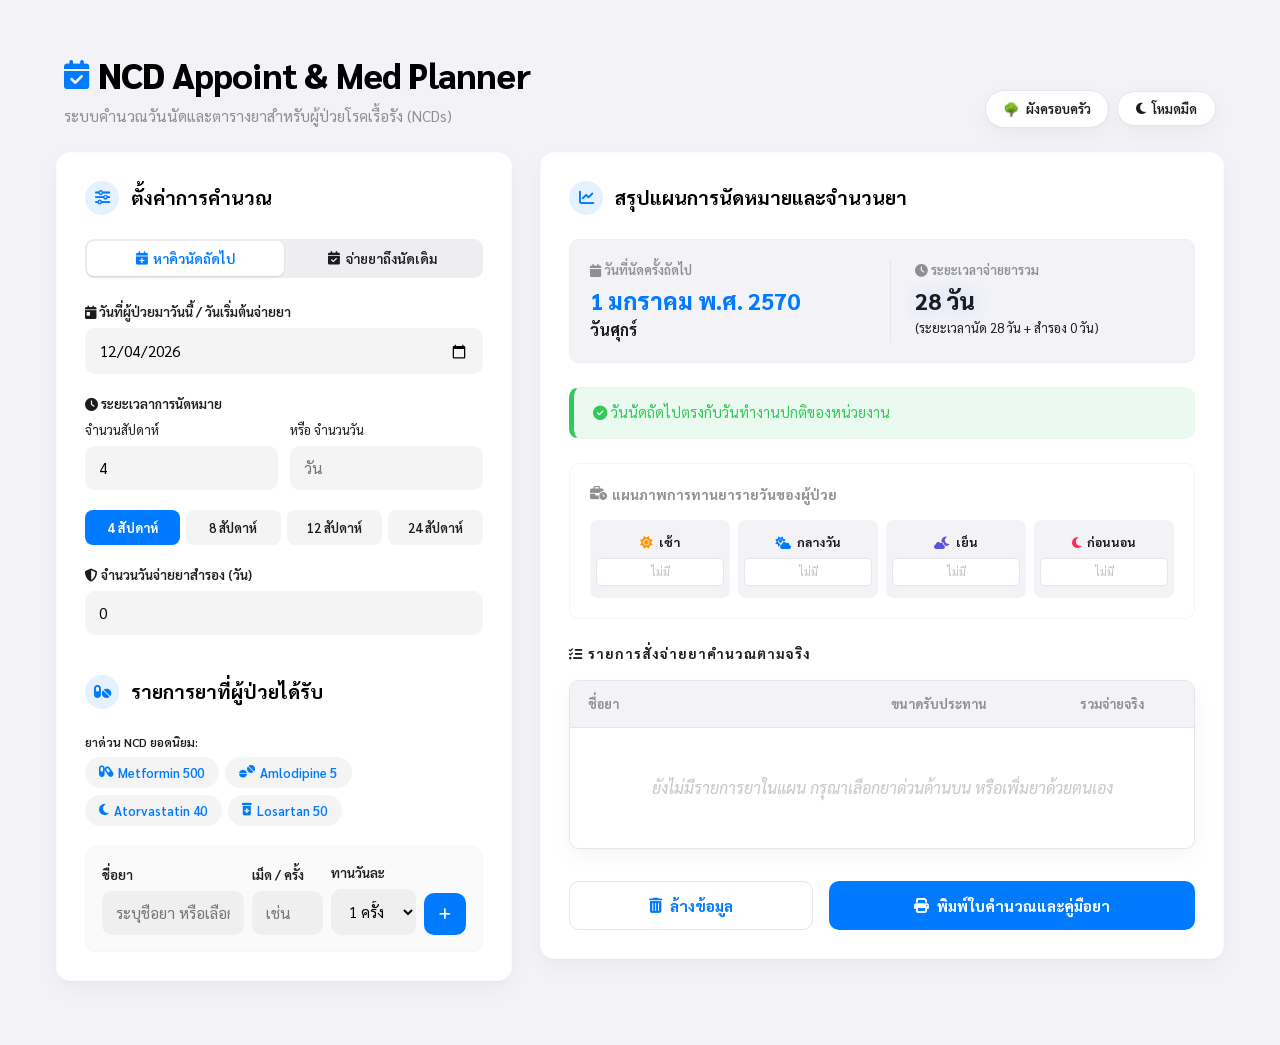
<file: index.html>
<!DOCTYPE html>
<html lang="th">
<head>
    <meta charset="UTF-8">
    <meta name="viewport" content="width=device-width, initial-scale=1.0">
    <title>NCD Smart Appointment & Medicine Planner</title>
    <link rel="manifest" href="manifest.json">
    <meta name="theme-color" content="#070a13">
    <link rel="apple-touch-icon" href="icon-192.png">
    <!-- Load FontAwesome icons for premium design -->
    <link rel="stylesheet" href="https://cdnjs.cloudflare.com/ajax/libs/font-awesome/6.4.0/css/all.min.css">
    <!-- Sarabun font, self-hosted so it works offline -->
    <link rel="stylesheet" href="fonts/sarabun.css">
    <!-- Load main styles -->
    <link rel="stylesheet" href="styles.css">
</head>
<body>

    <header>
        <div class="header-container">
            <div>
                <h1><i class="fa-solid fa-calendar-check"></i> NCD Appoint & Med Planner</h1>
                <p>ระบบคำนวณวันนัดและตารางยาสำหรับผู้ป่วยโรคเรื้อรัง (NCDs)</p>
            </div>
            <div style="display:flex; gap:0.5rem; align-items:center;">
                <a href="family-tree.html" class="btn-theme-toggle" style="text-decoration:none;">
                    <span>🌳</span> <span>ผังครอบครัว</span>
                </a>
                <button id="theme-toggle" class="btn-theme-toggle">
                    <i class="fa-solid fa-moon"></i> <span>โหมดมืด</span>
                </button>
            </div>
        </div>
    </header>

    <div class="container">
        
        <!-- LEFT COLUMN: INPUT CONTROLS -->
        <div class="card">
            <h2 class="card-title"><i class="fa-solid fa-sliders"></i> ตั้งค่าการคำนวณ</h2>
            
            <div class="mode-tabs">
                <button class="mode-tab active" id="tab-mode-a" data-mode="a"><i class="fa-solid fa-calendar-plus"></i> หาคิวนัดถัดไป</button>
                <button class="mode-tab" id="tab-mode-b" data-mode="b"><i class="fa-solid fa-calendar-check"></i> จ่ายยาถึงนัดเดิม</button>
            </div>

            <div class="form-group">
                <label for="start-date" id="start-date-label"><i class="fa-solid fa-calendar-day"></i> วันที่ผู้ป่วยมาวันนี้ / วันเริ่มต้นจ่ายยา</label>
                <input type="date" id="start-date">
            </div>

            <!-- MODE A INPUTS: CALCULATE NEXT APPOINTMENT DATE -->
            <div id="mode-a-inputs">
                <div class="form-group">
                    <label><i class="fa-solid fa-clock"></i> ระยะเวลาการนัดหมาย</label>
                    <div class="form-group inline">
                        <div>
                            <label for="interval-weeks" style="font-weight: normal; font-size: 0.8rem; color: var(--text-gray);">จำนวนสัปดาห์</label>
                            <input type="number" id="interval-weeks" min="0" placeholder="สัปดาห์">
                        </div>
                        <div>
                            <label for="interval-days" style="font-weight: normal; font-size: 0.8rem; color: var(--text-gray);">หรือ จำนวนวัน</label>
                            <input type="number" id="interval-days" min="0" placeholder="วัน">
                        </div>
                    </div>
                    
                    <div class="preset-grid">
                        <button class="btn-preset" data-weeks="4">4 สัปดาห์</button>
                        <button class="btn-preset" data-weeks="8">8 สัปดาห์</button>
                        <button class="btn-preset" data-weeks="12">12 สัปดาห์</button>
                        <button class="btn-preset" data-weeks="24">24 สัปดาห์</button>
                    </div>
                </div>
            </div>

            <!-- MODE B INPUTS: CALCULATE MEDICINE QUANTITY TO TARGET APPOINTMENT DATE -->
            <div id="mode-b-inputs" style="display: none;">
                <div class="form-group">
                    <label for="target-date"><i class="fa-solid fa-calendar-check"></i> วันนัดหมายครั้งถัดไปเดิมของผู้ป่วย</label>
                    <input type="date" id="target-date">
                </div>
            </div>

            <div class="form-group">
                <label for="buffer-days"><i class="fa-solid fa-shield-halved"></i> จำนวนวันจ่ายยาสำรอง (วัน)</label>
                <input type="number" id="buffer-days" min="0" value="0" placeholder="ระบุจำนวนวันสำรองยา">
            </div>

            <h2 class="card-title" style="margin-top: 2.5rem;"><i class="fa-solid fa-pills"></i> รายการยาที่ผู้ป่วยได้รับ</h2>
            
            <!-- Quick Drug Presets (WOW Addition) -->
            <label style="font-size: 0.75rem;">ยาด่วน NCD ยอดนิยม:</label>
            <div class="drug-presets">
                <button class="btn-drug-preset" data-name="Metformin 500mg" data-freq="1" data-times="2"><i class="fa-solid fa-capsules"></i> Metformin 500</button>
                <button class="btn-drug-preset" data-name="Amlodipine 5mg" data-freq="1" data-times="1"><i class="fa-solid fa-tablets"></i> Amlodipine 5</button>
                <button class="btn-drug-preset" data-name="Atorvastatin 40mg" data-freq="1" data-times="1" data-slot="ก่อนนอน"><i class="fa-solid fa-moon"></i> Atorvastatin 40</button>
                <button class="btn-drug-preset" data-name="Losartan 50mg" data-freq="1" data-times="1"><i class="fa-solid fa-prescription-bottle-medical"></i> Losartan 50</button>
            </div>

            <div class="med-row-input">
                <div>
                    <label for="med-name">ชื่อยา</label>
                    <input type="text" id="med-name" placeholder="ระบุชื่อยา หรือเลือกยาด่วนด้านบน">
                </div>
                <div>
                    <label for="med-freq">เม็ด / ครั้ง</label>
                    <input type="number" id="med-freq" step="0.25" min="0" placeholder="เช่น 1 หรือ 0.5">
                </div>
                <div>
                    <label for="med-times">ทานวันละ</label>
                    <select id="med-times">
                        <option value="1">1 ครั้ง (เช้า)</option>
                        <option value="2">2 ครั้ง (เช้า, เย็น)</option>
                        <option value="3">3 ครั้ง (เช้า, กลางวัน, เย็น)</option>
                        <option value="4">4 ครั้ง (เช้า, กลางวัน, เย็น, ก่อนนอน)</option>
                        <option value="1-bedtime">1 ครั้ง (ก่อนนอน)</option>
                    </select>
                </div>
                <div>
                    <button id="btn-add-med" class="btn-add">
                        <i class="fa-solid fa-plus"></i>
                    </button>
                </div>
            </div>
        </div>

        <!-- RIGHT COLUMN: RESULTS & SUMMARY -->
        <div class="card result-card">
            <h2 class="card-title"><i class="fa-solid fa-chart-line"></i> สรุปแผนการนัดหมายและจำนวนยา</h2>
            
            <div class="appointment-summary">
                <div class="app-box">
                    <span class="app-label"><i class="fa-solid fa-calendar"></i> วันที่นัดครั้งถัดไป</span>
                    <span class="app-date-highlight" id="next-date-display">-</span>
                    <span class="app-day-highlight" id="next-day-display">-</span>
                </div>
                <div class="app-box" style="padding-left: 1.5rem;">
                    <span class="app-label"><i class="fa-solid fa-clock"></i> ระยะเวลาจ่ายยารวม</span>
                    <span class="app-date-highlight" id="total-days-display" style="color: var(--neon-blue); text-shadow: 0 0 15px rgba(79,172,254,0.3);">0 วัน</span>
                    <span class="app-day-highlight" id="total-days-breakdown" style="font-size: 0.8rem; font-weight: normal; color: var(--text-gray);">-</span>
                </div>
            </div>

            <!-- Warning Area for Weekend Appointments -->
            <div id="weekend-warning" class="alert alert-warning" style="display: none;">
                <div>
                    <i class="fa-solid fa-triangle-exclamation"></i> <strong>แจ้งเตือน:</strong> วันนัดถัดไปตรงกับวันหยุดสุดสัปดาห์ (เสาร์-อาทิตย์)
                </div>
                <div class="alert-buttons">
                    <button class="btn-sm" id="btn-shift-prev"><i class="fa-solid fa-chevron-left"></i> เลื่อนนัดเป็นวันทำงาน</button>
                    <button class="btn-sm" id="btn-shift-next">เลื่อนนัดถัดไปวันทำงาน <i class="fa-solid fa-chevron-right"></i></button>
                </div>
            </div>

            <div id="no-weekend-alert" class="alert alert-success" style="display: none;">
                <div>
                    <i class="fa-solid fa-circle-check"></i> วันนัดถัดไปตรงกับวันทำงานปกติของหน่วยงาน
                </div>
            </div>

            <!-- Medicine Daily Visual Timeline (WOW FEATURE) -->
            <div class="timeline-wrapper">
                <span class="timeline-title"><i class="fa-solid fa-business-time"></i> แผนภาพการทานยารายวันของผู้ป่วย</span>
                <div class="timeline-slots">
                    <div class="timeline-slot slot-เช้า">
                        <div class="timeline-slot-header"><i class="fa-solid fa-sun"></i> เช้า</div>
                        <div class="timeline-pills" id="pills-เช้า">
                            <span class="timeline-pill-badge" style="color:var(--text-dim);">ไม่มี</span>
                        </div>
                    </div>
                    <div class="timeline-slot slot-กลางวัน">
                        <div class="timeline-slot-header"><i class="fa-solid fa-cloud-sun"></i> กลางวัน</div>
                        <div class="timeline-pills" id="pills-กลางวัน">
                            <span class="timeline-pill-badge" style="color:var(--text-dim);">ไม่มี</span>
                        </div>
                    </div>
                    <div class="timeline-slot slot-เย็น">
                        <div class="timeline-slot-header"><i class="fa-solid fa-cloud-moon"></i> เย็น</div>
                        <div class="timeline-pills" id="pills-เย็น">
                            <span class="timeline-pill-badge" style="color:var(--text-dim);">ไม่มี</span>
                        </div>
                    </div>
                    <div class="timeline-slot slot-ก่อนนอน">
                        <div class="timeline-slot-header"><i class="fa-solid fa-moon"></i> ก่อนนอน</div>
                        <div class="timeline-pills" id="pills-ก่อนนอน">
                            <span class="timeline-pill-badge" style="color:var(--text-dim);">ไม่มี</span>
                        </div>
                    </div>
                </div>
            </div>

            <h3 style="font-size: 0.85rem; text-transform: uppercase; letter-spacing: 1px; margin-bottom: 0.75rem; color: var(--text-gray);">
                <i class="fa-solid fa-list-check"></i> รายการสั่งจ่ายยาคำนวณตามจริง
            </h3>

            <div class="meds-container">
                <div class="med-list-header">
                    <div>ชื่อยา</div>
                    <div>ขนาดรับประทาน</div>
                    <div style="text-align: right; padding-right: 1.5rem;">รวมจ่ายจริง</div>
                    <div></div>
                </div>
                <div id="meds-list-body">
                    <!-- Med items will be dynamically generated here -->
                    <div class="med-list-empty" id="empty-state">
                        ยังไม่มีรายการยาในแผน กรุณาเลือกยาด่วนด้านบน หรือเพิ่มยาด้วยตนเอง
                    </div>
                </div>
            </div>

            <div class="action-buttons">
                <button class="btn-action btn-action-secondary" id="btn-clear-all">
                    <i class="fa-solid fa-trash-can"></i> ล้างข้อมูล
                </button>
                <button class="btn-action btn-action-primary" id="btn-print">
                    <i class="fa-solid fa-print"></i> พิมพ์ใบคำนวณและคู่มือยา
                </button>
            </div>
        </div>

    </div>

    <!-- PRINT AREA (Only visible during print) -->
    <div id="print-area">
        <div class="print-header">
            <h2>ใบสรุปการจ่ายยาและวันนัดหมายผู้ป่วย</h2>
            <p>แผนกโรคเรื้อรัง (NCDs Clinic)</p>
        </div>
        
        <div class="print-section">
            <div class="print-grid">
                <div>
                    <span class="print-label">วันจ่ายยาล่าสุด:</span>
                    <span class="print-value" id="print-start-date">-</span>
                </div>
                <div>
                    <span class="print-label">ระยะเวลานัดหมาย:</span>
                    <span class="print-value" id="print-duration">-</span>
                </div>
            </div>
            <div class="print-grid">
                <div>
                    <span class="print-label">วันนัดครั้งถัดไป:</span>
                    <span class="print-value" id="print-next-date" style="font-weight: bold; font-size: 18px;">-</span>
                </div>
                <div>
                    <span class="print-label">ยาจ่ายรวมสำรอง:</span>
                    <span class="print-value" id="print-buffer">-</span>
                </div>
            </div>
        </div>

        <div class="print-section">
            <h3 style="font-size: 16px; margin-bottom: 10px; border-bottom: 1px solid #000; padding-bottom: 5px;">รายการยาที่ต้องรับประทานและปริมาณยาที่จ่าย</h3>
            <table class="print-table">
                <thead>
                    <tr>
                        <th style="width: 45%;">ชื่อยา</th>
                        <th style="width: 35%;">วิธีรับประทาน</th>
                        <th style="width: 20%; text-align: right;">จำนวนที่จ่ายจริง</th>
                    </tr>
                </thead>
                <tbody id="print-meds-table-body">
                    <!-- Meds table rows will be printed here -->
                </tbody>
            </table>
        </div>

        <div class="print-footer">
            <p>** กรุณานำใบรับยานี้และซองยาเดิมมาด้วยทุกครั้งที่พบนัดของแพทย์ **</p>
            <p>พิมพ์จากระบบเมื่อ: <span id="print-generation-time">-</span></p>
        </div>
    </div>

    <!-- JavaScript logic -->
    <script src="app.js"></script>
</body>
</html>
</file>
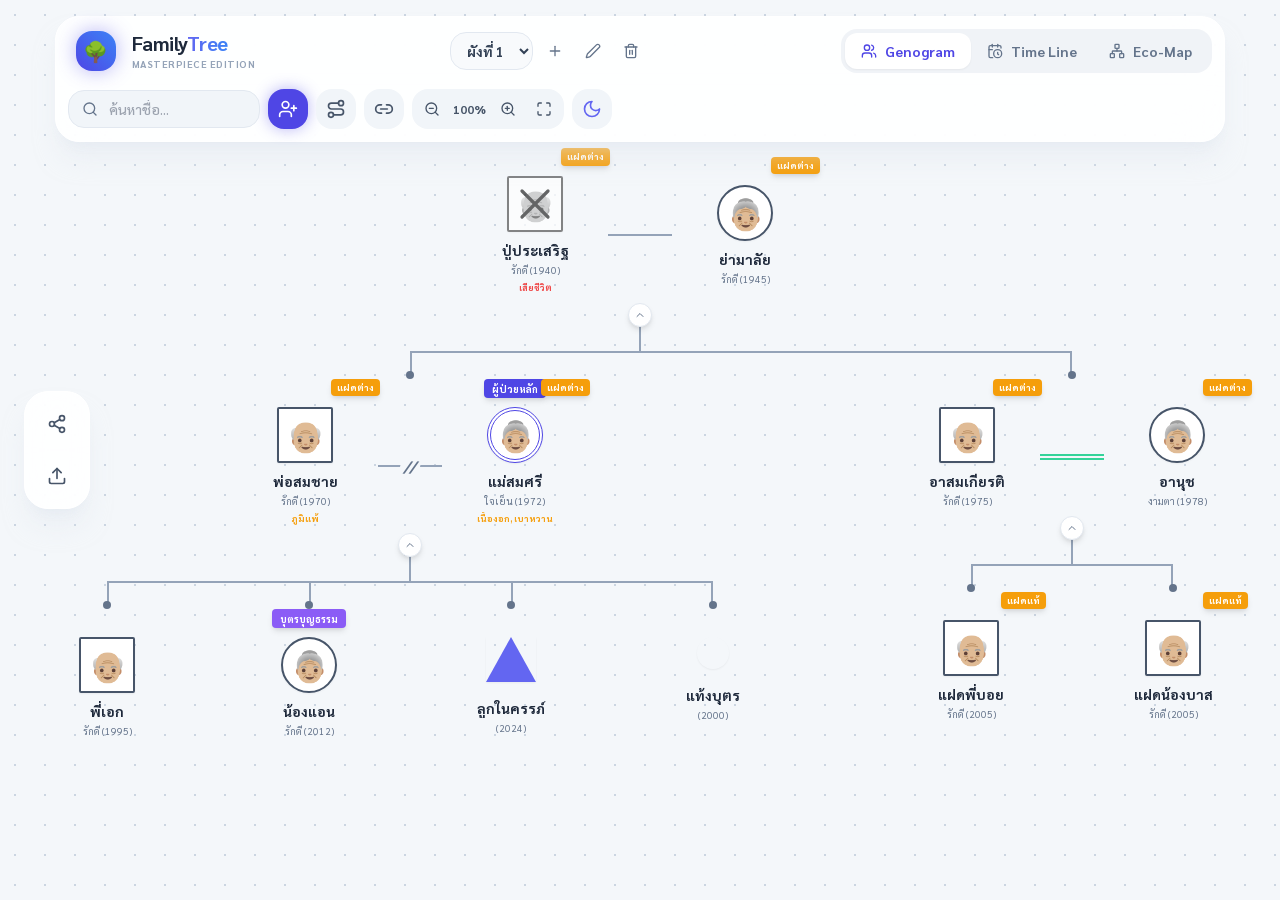
<file: family-tree.html>
<!DOCTYPE html>
<html lang="th">
<head>
  <meta charset="UTF-8">
  <meta name="viewport" content="width=device-width, initial-scale=1.0">
  <title>Family Tree & Genogram — ผังครอบครัวและระบบนิเวศ</title>
  <meta name="theme-color" content="#4f46e5">

  <!-- Sarabun font, self-hosted so it works offline -->
  <link rel="stylesheet" href="fonts/sarabun.css">
  <!-- Pre-built locally (see family-tree-app.js header for the build command) — no CDN needed at runtime, works offline like the rest of this PWA -->
  <link rel="stylesheet" href="family-tree.css">

  <style>
    html, body, #root { height: 100%; margin: 0; }
    body { font-family: 'Sarabun', 'Segoe UI', system-ui, -apple-system, sans-serif; }
  </style>
</head>
<body>
  <div id="root"></div>
  <script src="family-tree.bundle.js"></script>
</body>
</html>
</file>
<file: fonts/sarabun.css>
/* Sarabun — self-hosted locally (no Google Fonts CDN at runtime) so it works offline like the rest of this PWA. */
@font-face {
  font-family: 'Sarabun';
  font-style: normal;
  font-weight: 300;
  font-display: swap;
  src: url('sarabun-300-thai.woff2') format('woff2');
  unicode-range: U+02D7, U+0303, U+0331, U+0E01-0E5B, U+200C-200D, U+25CC;
}
@font-face {
  font-family: 'Sarabun';
  font-style: normal;
  font-weight: 300;
  font-display: swap;
  src: url('sarabun-300-latin.woff2') format('woff2');
  unicode-range: U+0000-00FF, U+0131, U+0152-0153, U+02BB-02BC, U+02C6, U+02DA, U+02DC, U+0304, U+0308, U+0329, U+2000-206F, U+20AC, U+2122, U+2191, U+2193, U+2212, U+2215, U+FEFF, U+FFFD;
}
@font-face {
  font-family: 'Sarabun';
  font-style: normal;
  font-weight: 400;
  font-display: swap;
  src: url('sarabun-400-thai.woff2') format('woff2');
  unicode-range: U+02D7, U+0303, U+0331, U+0E01-0E5B, U+200C-200D, U+25CC;
}
@font-face {
  font-family: 'Sarabun';
  font-style: normal;
  font-weight: 400;
  font-display: swap;
  src: url('sarabun-400-latin.woff2') format('woff2');
  unicode-range: U+0000-00FF, U+0131, U+0152-0153, U+02BB-02BC, U+02C6, U+02DA, U+02DC, U+0304, U+0308, U+0329, U+2000-206F, U+20AC, U+2122, U+2191, U+2193, U+2212, U+2215, U+FEFF, U+FFFD;
}
@font-face {
  font-family: 'Sarabun';
  font-style: normal;
  font-weight: 500;
  font-display: swap;
  src: url('sarabun-500-thai.woff2') format('woff2');
  unicode-range: U+02D7, U+0303, U+0331, U+0E01-0E5B, U+200C-200D, U+25CC;
}
@font-face {
  font-family: 'Sarabun';
  font-style: normal;
  font-weight: 500;
  font-display: swap;
  src: url('sarabun-500-latin.woff2') format('woff2');
  unicode-range: U+0000-00FF, U+0131, U+0152-0153, U+02BB-02BC, U+02C6, U+02DA, U+02DC, U+0304, U+0308, U+0329, U+2000-206F, U+20AC, U+2122, U+2191, U+2193, U+2212, U+2215, U+FEFF, U+FFFD;
}
@font-face {
  font-family: 'Sarabun';
  font-style: normal;
  font-weight: 600;
  font-display: swap;
  src: url('sarabun-600-thai.woff2') format('woff2');
  unicode-range: U+02D7, U+0303, U+0331, U+0E01-0E5B, U+200C-200D, U+25CC;
}
@font-face {
  font-family: 'Sarabun';
  font-style: normal;
  font-weight: 600;
  font-display: swap;
  src: url('sarabun-600-latin.woff2') format('woff2');
  unicode-range: U+0000-00FF, U+0131, U+0152-0153, U+02BB-02BC, U+02C6, U+02DA, U+02DC, U+0304, U+0308, U+0329, U+2000-206F, U+20AC, U+2122, U+2191, U+2193, U+2212, U+2215, U+FEFF, U+FFFD;
}
@font-face {
  font-family: 'Sarabun';
  font-style: normal;
  font-weight: 700;
  font-display: swap;
  src: url('sarabun-700-thai.woff2') format('woff2');
  unicode-range: U+02D7, U+0303, U+0331, U+0E01-0E5B, U+200C-200D, U+25CC;
}
@font-face {
  font-family: 'Sarabun';
  font-style: normal;
  font-weight: 700;
  font-display: swap;
  src: url('sarabun-700-latin.woff2') format('woff2');
  unicode-range: U+0000-00FF, U+0131, U+0152-0153, U+02BB-02BC, U+02C6, U+02DA, U+02DC, U+0304, U+0308, U+0329, U+2000-206F, U+20AC, U+2122, U+2191, U+2193, U+2212, U+2215, U+FEFF, U+FFFD;
}
</file>
<file: styles.css>
@import url('https://fonts.googleapis.com/css2?family=Inter:wght@300;400;500;600;700;800&family=Sarabun:ital,wght@0,300;0,400;0,500;0,600;0,700;0,800;1,300;1,400;1,500;1,600;1,700;1,800&display=swap');

:root {
    /* iOS System Colors (Light Mode) */
    --primary: #007aff; /* iOS System Blue */
    --primary-hover: #0056b3;
    --primary-light: #e5f1ff;
    --system-teal: #30b0c0;
    --system-teal-light: #eaf7f9;
    
    --bg-app: #f2f2f7; /* iOS System Grouped Background */
    --bg-card: #ffffff; /* iOS Secondary System Grouped Background */
    --border: #e5e5ea; /* iOS Separator (finer than d1d1d6) */
    
    --text-title: #000000;
    --text-main: #1c1c1e;
    --text-muted: #8e8e93; /* iOS System Gray */
    --text-dim: #c7c7cc;
    
    /* iOS Status Colors */
    --success: #34c759; /* iOS Green */
    --success-bg: #eafaf1;
    --warning: #ff9500; /* iOS Orange */
    --warning-bg: #fff9f0;
    --danger: #ff3b30; /* iOS Red */
    --danger-bg: #ffebeb;
    
    --shadow-ios: 0 8px 24px rgba(0, 0, 0, 0.04), 0 1px 2px rgba(0, 0, 0, 0.02);
    
    --transition: all 0.25s cubic-bezier(0.25, 1, 0.5, 1); /* iOS-like smooth spring transition */
    --radius-lg: 14px;
    --radius-md: 10px;
    --radius-sm: 8px;
}

/* iOS System Colors (Dark Mode Overrides) */
body.dark-theme {
    --primary: #0a84ff; /* iOS Dark System Blue */
    --primary-hover: #52a9ff;
    --primary-light: #002e60;
    --system-teal: #64d2ff;
    --system-teal-light: #003e4d;
    
    --bg-app: #000000; /* iOS System Background (Dark) */
    --bg-card: #1c1c1e; /* iOS Secondary System Background (Dark) */
    --border: #2c2c2e;
    
    --text-title: #ffffff;
    --text-main: #f2f2f7;
    --text-muted: #8e8e93;
    --text-dim: #48484a;
    
    --success: #30d158;
    --success-bg: rgba(48, 209, 88, 0.1);
    --warning: #ff9f0a;
    --warning-bg: rgba(255, 159, 10, 0.1);
    --danger: #ff453a;
    --danger-bg: rgba(255, 69, 58, 0.15);
    
    --shadow-ios: 0 8px 32px rgba(0, 0, 0, 0.5);
}

* {
    margin: 0;
    padding: 0;
    box-sizing: border-box;
    font-family: 'Sarabun', -apple-system, BlinkMacSystemFont, 'Inter', sans-serif;
    -webkit-font-smoothing: antialiased;
    -moz-osx-font-smoothing: grayscale;
}

body {
    background-color: var(--bg-app);
    color: var(--text-main);
    line-height: 1.5;
    min-height: 100vh;
    padding-bottom: 4rem;
    transition: background-color 0.4s ease, color 0.4s ease;
}

/* iOS Large Title Header Style */
header {
    max-width: 1200px;
    margin: 0 auto;
    padding: 3rem 1.5rem 1.5rem 1.5rem;
}

.header-container {
    display: flex;
    justify-content: space-between;
    align-items: flex-end;
    width: 100%;
}

@media (max-width: 640px) {
    .header-container {
        flex-direction: column;
        align-items: flex-start;
        gap: 1rem;
    }
    .theme-switch-container {
        align-self: flex-end;
    }
}

header h1 {
    font-size: 2.2rem;
    font-weight: 800;
    color: var(--text-title);
    letter-spacing: -0.8px; /* Tighter letter-spacing typical of SF Pro */
    display: flex;
    align-items: center;
    gap: 0.6rem;
}

header h1 i {
    color: var(--primary);
    font-size: 1.8rem;
}

header p {
    font-size: 0.95rem;
    color: var(--text-muted);
    font-weight: 400;
    margin-top: 0.25rem;
}

/* iOS Style Pill Button Toggle */
.btn-theme-toggle {
    background-color: var(--bg-card);
    border: 1px solid var(--border);
    color: var(--text-main);
    padding: 0.5rem 1.1rem;
    border-radius: 20px;
    font-size: 0.82rem;
    font-weight: 600;
    cursor: pointer;
    box-shadow: var(--shadow-ios);
    display: inline-flex;
    align-items: center;
    gap: 0.4rem;
    transition: var(--transition);
}

.btn-theme-toggle:hover {
    background-color: var(--bg-app);
    transform: translateY(-1px);
}

.btn-theme-toggle:active {
    transform: translateY(0);
}

/* Container & Grid Layout */
.container {
    max-width: 1200px;
    margin: 0 auto;
    padding: 0 1rem;
    display: grid;
    grid-template-columns: 1.2fr 1.8fr;
    gap: 1.75rem;
}

@media (max-width: 1024px) {
    .container {
        grid-template-columns: 1fr;
    }
}

/* iOS Rounded Card Block (Apple Health Style) */
.card {
    background-color: var(--bg-card);
    border-radius: var(--radius-lg);
    padding: 1.75rem;
    box-shadow: var(--shadow-ios);
    border: 1px solid rgba(0, 0, 0, 0.015);
    transition: var(--transition);
    height: fit-content;
}

body.dark-theme .card {
    border-color: var(--border);
}

.card:hover {
    transform: translateY(-2px);
    box-shadow: 0 12px 30px rgba(0, 0, 0, 0.06);
}

/* iOS Health-inspired Circular Metric Icon Headers */
.card-title {
    font-size: 1.2rem;
    font-weight: 700;
    color: var(--text-title);
    margin-bottom: 1.5rem;
    display: flex;
    align-items: center;
    gap: 0.75rem;
}

.card-title i {
    background-color: var(--primary-light);
    color: var(--primary);
    padding: 8px;
    border-radius: 50%;
    width: 34px;
    height: 34px;
    display: inline-flex;
    align-items: center;
    justify-content: center;
    font-size: 0.95rem;
    transition: var(--transition);
}

body.dark-theme .card-title i {
    background-color: rgba(10, 132, 255, 0.15);
}

/* iOS Segmented Control Selector */
.mode-tabs {
    display: flex;
    background-color: rgba(118, 118, 128, 0.12);
    border-radius: 9px;
    padding: 2px;
    margin-bottom: 1.5rem;
}

body.dark-theme .mode-tabs {
    background-color: rgba(118, 118, 128, 0.24);
}

.mode-tab {
    flex: 1;
    background: transparent;
    border: none;
    padding: 0.55rem;
    color: var(--text-main);
    font-size: 0.85rem;
    font-weight: 600;
    border-radius: 7px;
    cursor: pointer;
    transition: var(--transition);
    display: flex;
    align-items: center;
    justify-content: center;
    gap: 0.35rem;
}

.mode-tab.active {
    background-color: var(--bg-card);
    box-shadow: 0 1px 3px rgba(0,0,0,0.08), 0 1px 2px rgba(0,0,0,0.04);
    color: var(--primary);
}

body.dark-theme .mode-tab.active {
    color: #ffffff;
    background-color: #2c2c2e;
}

/* Form Controls (iOS Style Textfields) */
.form-group {
    margin-bottom: 1.25rem;
}

.form-group.inline {
    display: grid;
    grid-template-columns: 1fr 1fr;
    gap: 0.75rem;
}

label {
    display: block;
    font-size: 0.82rem;
    font-weight: 600;
    color: var(--text-main);
    margin-bottom: 0.4rem;
}

input[type="date"],
input[type="number"],
input[type="text"],
select {
    width: 100%;
    padding: 0.75rem 0.9rem;
    background-color: rgba(118, 118, 128, 0.08);
    border: none;
    border-radius: var(--radius-md);
    color: var(--text-title);
    font-size: 0.95rem;
    transition: var(--transition);
}

body.dark-theme input, body.dark-theme select {
    background-color: rgba(118, 118, 128, 0.16);
}

input:focus, select:focus {
    outline: none;
    background-color: rgba(118, 118, 128, 0.12);
    box-shadow: 0 0 0 2px var(--primary);
}

/* iOS Preset Buttons (Soft Pill Tags) */
.preset-grid {
    display: grid;
    grid-template-columns: repeat(4, 1fr);
    gap: 0.4rem;
    margin-top: 0.5rem;
}

.btn-preset {
    background-color: rgba(118, 118, 128, 0.08);
    border: none;
    color: var(--text-main);
    padding: 0.55rem;
    border-radius: var(--radius-sm);
    font-size: 0.8rem;
    font-weight: 600;
    cursor: pointer;
    transition: var(--transition);
}

.btn-preset:hover {
    background-color: rgba(118, 118, 128, 0.15);
}

.btn-preset.active {
    background-color: var(--primary);
    color: #ffffff;
    font-weight: 700;
}

/* Drug Presets Pill Badges (Capsule Shape) */
.drug-presets {
    display: flex;
    flex-wrap: wrap;
    gap: 0.4rem;
    margin-bottom: 1.25rem;
}

.btn-drug-preset {
    background-color: rgba(118, 118, 128, 0.08);
    border: none;
    color: var(--primary);
    padding: 0.45rem 0.9rem;
    border-radius: 20px;
    font-size: 0.8rem;
    font-weight: 600;
    cursor: pointer;
    transition: var(--transition);
    display: inline-flex;
    align-items: center;
    gap: 0.3rem;
}

.btn-drug-preset:hover {
    background-color: var(--primary-light);
    transform: translateY(-1px);
}

body.dark-theme .btn-drug-preset:hover {
    background-color: rgba(10, 132, 255, 0.15);
}

/* Medication input row */
.med-row-input {
    background-color: rgba(118, 118, 128, 0.04);
    padding: 1rem;
    border-radius: var(--radius-md);
    display: grid;
    grid-template-columns: 2fr 1fr 1.2fr auto;
    gap: 0.5rem;
    align-items: end;
    border: 1px solid rgba(0, 0, 0, 0.015);
}

body.dark-theme .med-row-input {
    border-color: var(--border);
}

@media (max-width: 640px) {
    .med-row-input {
        grid-template-columns: 1fr;
        gap: 0.75rem;
    }
}

.btn-add {
    background-color: var(--primary);
    color: #ffffff;
    font-weight: 700;
    padding: 0.7rem;
    border: none;
    border-radius: var(--radius-md);
    cursor: pointer;
    transition: var(--transition);
    display: flex;
    align-items: center;
    justify-content: center;
    height: 42px;
    width: 42px;
}

@media (max-width: 640px) {
    .btn-add {
        width: 100%;
    }
}

.btn-add:hover {
    background-color: var(--primary-hover);
    transform: scale(1.04);
}

/* iOS Results Highlight Banner */
.appointment-summary {
    display: grid;
    grid-template-columns: 1fr 1fr;
    gap: 1rem;
    background-color: var(--bg-app);
    border-radius: var(--radius-md);
    padding: 1.25rem;
    margin-bottom: 1.5rem;
    border: 1px solid rgba(0, 0, 0, 0.015);
}

body.dark-theme .appointment-summary {
    border-color: var(--border);
}

.app-box {
    display: flex;
    flex-direction: column;
}

.app-box:last-child {
    border-left: 1px solid var(--border);
    padding-left: 1.25rem;
}

@media (max-width: 640px) {
    .appointment-summary {
        grid-template-columns: 1fr;
    }
    .app-box:last-child {
        border-left: none;
        border-top: 1px solid var(--border);
        padding-left: 0;
        padding-top: 1rem;
    }
}

.app-label {
    font-size: 0.8rem;
    color: var(--text-muted);
    font-weight: 600;
    margin-bottom: 0.25rem;
}

.app-date-highlight {
    font-size: 1.45rem;
    font-weight: 800;
    color: var(--primary);
}

.app-day-highlight {
    font-size: 1rem;
    font-weight: 700;
    color: var(--text-main);
}

/* Flat alerts with left indicator */
.alert {
    padding: 0.9rem 1.2rem;
    border-radius: var(--radius-md);
    margin-bottom: 1.5rem;
    font-size: 0.9rem;
    display: flex;
    flex-direction: column;
    gap: 0.5rem;
    border-left: 5px solid;
    border-top: 1px solid rgba(0,0,0,0.01);
    border-bottom: 1px solid rgba(0,0,0,0.01);
    border-right: 1px solid rgba(0,0,0,0.01);
}

body.dark-theme .alert {
    border-top-color: var(--border);
    border-bottom-color: var(--border);
    border-right-color: var(--border);
}

.alert-warning {
    background-color: var(--warning-bg);
    border-left-color: var(--warning);
    color: var(--warning);
}

.alert-success {
    background-color: var(--success-bg);
    border-left-color: var(--success);
    color: var(--success);
}

.alert-buttons {
    display: flex;
    gap: 0.4rem;
}

/* Daily schedule (iOS Health Style list) */
.timeline-wrapper {
    background-color: var(--bg-card);
    border-radius: var(--radius-md);
    padding: 1.25rem;
    margin-bottom: 1.5rem;
    border: 1px solid rgba(0, 0, 0, 0.04);
}

body.dark-theme .timeline-wrapper {
    border-color: var(--border);
}

.timeline-title {
    font-size: 0.85rem;
    font-weight: 700;
    color: var(--text-muted);
    margin-bottom: 1rem;
    display: flex;
    align-items: center;
    gap: 0.3rem;
}

.timeline-slots {
    display: grid;
    grid-template-columns: repeat(4, 1fr);
    gap: 0.5rem;
}

@media (max-width: 500px) {
    .timeline-slots {
        grid-template-columns: 1fr 1fr;
    }
}

.timeline-slot {
    background-color: var(--bg-app);
    border-radius: var(--radius-sm);
    padding: 0.8rem 0.4rem;
    text-align: center;
    transition: var(--transition);
}

.timeline-slot-header {
    font-size: 0.78rem;
    font-weight: 700;
    color: var(--text-main);
    margin-bottom: 0.4rem;
}

.timeline-slot-header i {
    margin-right: 0.2rem;
}

.slot-เช้า i { color: var(--warning); }
.slot-กลางวัน i { color: #007aff; }
.slot-เย็น i { color: #5856d6; }
.slot-ก่อนนอน i { color: #ff2d55; }

.timeline-pills {
    display: flex;
    flex-direction: column;
    gap: 0.25rem;
}

.timeline-pill-badge {
    font-size: 0.72rem;
    padding: 0.25rem;
    border-radius: 5px;
    background-color: var(--bg-card);
    color: var(--text-main);
    border: 1px solid var(--border);
    overflow: hidden;
    text-overflow: ellipsis;
    white-space: nowrap;
}

/* iOS List Separator Styling for Medications */
.meds-container {
    margin-top: 1rem;
    border-radius: var(--radius-md);
    overflow: hidden;
    border: 1px solid var(--border);
    box-shadow: var(--shadow-ios);
}

.med-list-header {
    display: grid;
    grid-template-columns: 2.2fr 1fr 1fr auto;
    gap: 0.5rem;
    padding: 0.85rem 1.1rem;
    font-weight: 700;
    font-size: 0.8rem;
    color: var(--text-muted);
    background-color: var(--bg-app);
    border-bottom: 1px solid var(--border);
}

.med-list-empty {
    text-align: center;
    padding: 3rem 1.5rem;
    color: var(--text-dim);
    font-style: italic;
    background-color: var(--bg-card);
}

.med-item {
    display: grid;
    grid-template-columns: 2.2fr 1fr 1fr auto;
    gap: 0.5rem;
    padding: 0.9rem 1.1rem;
    align-items: center;
    border-bottom: 1px solid var(--border);
    background-color: var(--bg-card);
    transition: var(--transition);
}

.med-item:last-child {
    border-bottom: none;
}

.med-item:hover {
    background-color: rgba(0, 122, 255, 0.05);
}

.med-item-name {
    font-weight: 700;
    color: var(--text-title);
}

.med-item-dose {
    font-size: 0.85rem;
    color: var(--text-muted);
}

.med-item-calc {
    font-size: 1.1rem;
    font-weight: 700;
    color: var(--primary);
}

.btn-delete {
    background: transparent;
    color: var(--danger);
    border: none;
    cursor: pointer;
    font-size: 1.05rem;
    padding: 0.25rem 0.5rem;
    border-radius: var(--radius-sm);
    transition: var(--transition);
}

.btn-delete:hover {
    background-color: var(--danger-bg);
}

/* iOS Navigation/Action Buttons */
.action-buttons {
    display: grid;
    grid-template-columns: 1fr 1.5fr;
    gap: 1rem;
    margin-top: 2rem;
}

.btn-action {
    padding: 0.85rem 1.25rem;
    border-radius: var(--radius-md);
    font-size: 0.95rem;
    font-weight: 700;
    cursor: pointer;
    transition: var(--transition);
    display: flex;
    align-items: center;
    justify-content: center;
    gap: 0.5rem;
}

.btn-action-primary {
    background-color: var(--primary);
    color: #ffffff;
    border: none;
}

.btn-action-primary:hover {
    background-color: var(--primary-hover);
    transform: scale(1.015);
}

.btn-action-secondary {
    background-color: var(--bg-card);
    border: 1px solid var(--border);
    color: var(--primary);
}

.btn-action-secondary:hover {
    background-color: var(--bg-app);
}

/* Print adjustments */
#print-area {
    display: none;
}

@media print {
    body * {
        visibility: hidden;
    }
    #print-area, #print-area * {
        visibility: visible;
    }
    #print-area {
        position: absolute;
        left: 0;
        top: 0;
        width: 100%;
        display: block;
        padding: 30px;
        color: #000;
        background: #fff;
    }
    .print-header {
        text-align: center;
        border-bottom: 3px double #000;
        padding-bottom: 15px;
        margin-bottom: 30px;
    }
    .print-header h2 {
        font-size: 24px;
        font-weight: 700;
    }
    .print-grid {
        display: grid;
        grid-template-columns: 1fr 1fr;
        gap: 15px;
        margin-bottom: 20px;
    }
    .print-label {
        font-weight: 700;
    }
    .print-table {
        width: 100%;
        border-collapse: collapse;
        margin-top: 15px;
    }
    .print-table th, .print-table td {
        border: 1px solid #000;
        padding: 10px;
    }
    .print-table th {
        background-color: #f3f4f6;
    }
}
</file>
<file: family-tree.css>
*,:after,:before{--tw-border-spacing-x:0;--tw-border-spacing-y:0;--tw-translate-x:0;--tw-translate-y:0;--tw-rotate:0;--tw-skew-x:0;--tw-skew-y:0;--tw-scale-x:1;--tw-scale-y:1;--tw-pan-x: ;--tw-pan-y: ;--tw-pinch-zoom: ;--tw-scroll-snap-strictness:proximity;--tw-gradient-from-position: ;--tw-gradient-via-position: ;--tw-gradient-to-position: ;--tw-ordinal: ;--tw-slashed-zero: ;--tw-numeric-figure: ;--tw-numeric-spacing: ;--tw-numeric-fraction: ;--tw-ring-inset: ;--tw-ring-offset-width:0px;--tw-ring-offset-color:#fff;--tw-ring-color:rgba(59,130,246,.5);--tw-ring-offset-shadow:0 0 #0000;--tw-ring-shadow:0 0 #0000;--tw-shadow:0 0 #0000;--tw-shadow-colored:0 0 #0000;--tw-blur: ;--tw-brightness: ;--tw-contrast: ;--tw-grayscale: ;--tw-hue-rotate: ;--tw-invert: ;--tw-saturate: ;--tw-sepia: ;--tw-drop-shadow: ;--tw-backdrop-blur: ;--tw-backdrop-brightness: ;--tw-backdrop-contrast: ;--tw-backdrop-grayscale: ;--tw-backdrop-hue-rotate: ;--tw-backdrop-invert: ;--tw-backdrop-opacity: ;--tw-backdrop-saturate: ;--tw-backdrop-sepia: ;--tw-contain-size: ;--tw-contain-layout: ;--tw-contain-paint: ;--tw-contain-style: }::backdrop{--tw-border-spacing-x:0;--tw-border-spacing-y:0;--tw-translate-x:0;--tw-translate-y:0;--tw-rotate:0;--tw-skew-x:0;--tw-skew-y:0;--tw-scale-x:1;--tw-scale-y:1;--tw-pan-x: ;--tw-pan-y: ;--tw-pinch-zoom: ;--tw-scroll-snap-strictness:proximity;--tw-gradient-from-position: ;--tw-gradient-via-position: ;--tw-gradient-to-position: ;--tw-ordinal: ;--tw-slashed-zero: ;--tw-numeric-figure: ;--tw-numeric-spacing: ;--tw-numeric-fraction: ;--tw-ring-inset: ;--tw-ring-offset-width:0px;--tw-ring-offset-color:#fff;--tw-ring-color:rgba(59,130,246,.5);--tw-ring-offset-shadow:0 0 #0000;--tw-ring-shadow:0 0 #0000;--tw-shadow:0 0 #0000;--tw-shadow-colored:0 0 #0000;--tw-blur: ;--tw-brightness: ;--tw-contrast: ;--tw-grayscale: ;--tw-hue-rotate: ;--tw-invert: ;--tw-saturate: ;--tw-sepia: ;--tw-drop-shadow: ;--tw-backdrop-blur: ;--tw-backdrop-brightness: ;--tw-backdrop-contrast: ;--tw-backdrop-grayscale: ;--tw-backdrop-hue-rotate: ;--tw-backdrop-invert: ;--tw-backdrop-opacity: ;--tw-backdrop-saturate: ;--tw-backdrop-sepia: ;--tw-contain-size: ;--tw-contain-layout: ;--tw-contain-paint: ;--tw-contain-style: }/*! tailwindcss v3.4.13 | MIT License | https://tailwindcss.com*/*,:after,:before{box-sizing:border-box;border:0 solid #e5e7eb}:after,:before{--tw-content:""}:host,html{line-height:1.5;-webkit-text-size-adjust:100%;-moz-tab-size:4;-o-tab-size:4;tab-size:4;font-family:Sarabun,ui-sans-serif,system-ui,sans-serif;font-feature-settings:normal;font-variation-settings:normal;-webkit-tap-highlight-color:transparent}body{margin:0;line-height:inherit}hr{height:0;color:inherit;border-top-width:1px}abbr:where([title]){-webkit-text-decoration:underline dotted;text-decoration:underline dotted}h1,h2,h3,h4,h5,h6{font-size:inherit;font-weight:inherit}a{color:inherit;text-decoration:inherit}b,strong{font-weight:bolder}code,kbd,pre,samp{font-family:ui-monospace,SFMono-Regular,Menlo,Monaco,Consolas,Liberation Mono,Courier New,monospace;font-feature-settings:normal;font-variation-settings:normal;font-size:1em}small{font-size:80%}sub,sup{font-size:75%;line-height:0;position:relative;vertical-align:baseline}sub{bottom:-.25em}sup{top:-.5em}table{text-indent:0;border-color:inherit;border-collapse:collapse}button,input,optgroup,select,textarea{font-family:inherit;font-feature-settings:inherit;font-variation-settings:inherit;font-size:100%;font-weight:inherit;line-height:inherit;letter-spacing:inherit;color:inherit;margin:0;padding:0}button,select{text-transform:none}button,input:where([type=button]),input:where([type=reset]),input:where([type=submit]){-webkit-appearance:button;background-color:transparent;background-image:none}:-moz-focusring{outline:auto}:-moz-ui-invalid{box-shadow:none}progress{vertical-align:baseline}::-webkit-inner-spin-button,::-webkit-outer-spin-button{height:auto}[type=search]{-webkit-appearance:textfield;outline-offset:-2px}::-webkit-search-decoration{-webkit-appearance:none}::-webkit-file-upload-button{-webkit-appearance:button;font:inherit}summary{display:list-item}blockquote,dd,dl,figure,h1,h2,h3,h4,h5,h6,hr,p,pre{margin:0}fieldset{margin:0}fieldset,legend{padding:0}menu,ol,ul{list-style:none;margin:0;padding:0}dialog{padding:0}textarea{resize:vertical}input::-moz-placeholder,textarea::-moz-placeholder{opacity:1;color:#9ca3af}input::placeholder,textarea::placeholder{opacity:1;color:#9ca3af}[role=button],button{cursor:pointer}:disabled{cursor:default}audio,canvas,embed,iframe,img,object,svg,video{display:block;vertical-align:middle}img,video{max-width:100%;height:auto}[hidden]{display:none}.\!container{width:100%!important}.container{width:100%}@media (min-width:640px){.\!container{max-width:640px!important}.container{max-width:640px}}@media (min-width:768px){.\!container{max-width:768px!important}.container{max-width:768px}}@media (min-width:1024px){.\!container{max-width:1024px!important}.container{max-width:1024px}}@media (min-width:1280px){.\!container{max-width:1280px!important}.container{max-width:1280px}}@media (min-width:1536px){.\!container{max-width:1536px!important}.container{max-width:1536px}}.pointer-events-none{pointer-events:none}.pointer-events-auto{pointer-events:auto}.visible{visibility:visible}.static{position:static}.fixed{position:fixed}.absolute{position:absolute}.relative{position:relative}.inset-0{inset:0}.-bottom-0{bottom:0}.-bottom-4{bottom:-1rem}.-bottom-8{bottom:-2rem}.-left-\[23px\]{left:-23px}.-right-2{right:-.5rem}.-top-10{top:-2.5rem}.-top-2{top:-.5rem}.-top-3{top:-.75rem}.-top-4{top:-1rem}.left-0{left:0}.left-1\/2{left:50%}.left-3\.5{left:.875rem}.left-4{left:1rem}.left-6{left:1.5rem}.right-0{right:0}.right-3{right:.75rem}.right-4{right:1rem}.right-\[-10px\]{right:-10px}.top-0{top:0}.top-1{top:.25rem}.top-1\/2{top:50%}.top-3{top:.75rem}.top-4{top:1rem}.top-\[38px\]{top:38px}.z-10{z-index:10}.z-20{z-index:20}.z-30{z-index:30}.z-40{z-index:40}.z-50{z-index:50}.z-\[150\]{z-index:150}.z-\[200\]{z-index:200}.mx-2{margin-left:.5rem;margin-right:.5rem}.mx-auto{margin-left:auto;margin-right:auto}.my-1{margin-top:.25rem;margin-bottom:.25rem}.my-4{margin-top:1rem;margin-bottom:1rem}.my-8{margin-top:2rem;margin-bottom:2rem}.mb-1{margin-bottom:.25rem}.mb-2{margin-bottom:.5rem}.mb-3{margin-bottom:.75rem}.mb-4{margin-bottom:1rem}.mb-6{margin-bottom:1.5rem}.mb-8{margin-bottom:2rem}.ml-2{margin-left:.5rem}.mt-0\.5{margin-top:.125rem}.mt-1{margin-top:.25rem}.mt-10{margin-top:2.5rem}.mt-2{margin-top:.5rem}.mt-20{margin-top:5rem}.mt-3{margin-top:.75rem}.inline-block{display:inline-block}.flex{display:flex}.grid{display:grid}.hidden{display:none}.h-0{height:0}.h-10{height:2.5rem}.h-12{height:3rem}.h-14{height:3.5rem}.h-16{height:4rem}.h-24{height:6rem}.h-28{height:7rem}.h-3{height:.75rem}.h-4{height:1rem}.h-5{height:1.25rem}.h-6{height:1.5rem}.h-8{height:2rem}.h-\[2px\]{height:2px}.h-\[3px\]{height:3px}.h-\[600px\]{height:600px}.h-\[6px\]{height:6px}.h-\[75vh\]{height:75vh}.h-full{height:100%}.h-px{height:1px}.h-screen{height:100vh}.max-h-32{max-height:8rem}.max-h-40{max-height:10rem}.min-h-screen{min-height:100vh}.w-0{width:0}.w-1\/2{width:50%}.w-10{width:2.5rem}.w-12{width:3rem}.w-14{width:3.5rem}.w-16{width:4rem}.w-20{width:5rem}.w-24{width:6rem}.w-28{width:7rem}.w-3{width:.75rem}.w-32{width:8rem}.w-4{width:1rem}.w-48{width:12rem}.w-5{width:1.25rem}.w-6{width:1.5rem}.w-8{width:2rem}.w-9{width:2.25rem}.w-\[130px\]{width:130px}.w-full{width:100%}.min-w-\[120px\]{min-width:120px}.max-w-2xl{max-width:42rem}.max-w-5xl{max-width:64rem}.max-w-\[130px\]{max-width:130px}.max-w-\[140px\]{max-width:140px}.max-w-\[95\%\]{max-width:95%}.max-w-md{max-width:28rem}.max-w-sm{max-width:24rem}.flex-1{flex:1 1 0%}.shrink-0{flex-shrink:0}.origin-center{transform-origin:center}.-translate-x-1\/2{--tw-translate-x:-50%}.-translate-x-1\/2,.-translate-x-4{transform:translate(var(--tw-translate-x),var(--tw-translate-y)) rotate(var(--tw-rotate)) skewX(var(--tw-skew-x)) skewY(var(--tw-skew-y)) scaleX(var(--tw-scale-x)) scaleY(var(--tw-scale-y))}.-translate-x-4{--tw-translate-x:-1rem}.-translate-y-1\/2{--tw-translate-y:-50%}.-translate-y-1\/2,.translate-x-0{transform:translate(var(--tw-translate-x),var(--tw-translate-y)) rotate(var(--tw-rotate)) skewX(var(--tw-skew-x)) skewY(var(--tw-skew-y)) scaleX(var(--tw-scale-x)) scaleY(var(--tw-scale-y))}.translate-x-0{--tw-translate-x:0px}.-rotate-45{--tw-rotate:-45deg}.-rotate-45,.rotate-45{transform:translate(var(--tw-translate-x),var(--tw-translate-y)) rotate(var(--tw-rotate)) skewX(var(--tw-skew-x)) skewY(var(--tw-skew-y)) scaleX(var(--tw-scale-x)) scaleY(var(--tw-scale-y))}.rotate-45{--tw-rotate:45deg}.-skew-x-12{--tw-skew-x:-12deg}.-skew-x-12,.scale-105{transform:translate(var(--tw-translate-x),var(--tw-translate-y)) rotate(var(--tw-rotate)) skewX(var(--tw-skew-x)) skewY(var(--tw-skew-y)) scaleX(var(--tw-scale-x)) scaleY(var(--tw-scale-y))}.scale-105{--tw-scale-x:1.05;--tw-scale-y:1.05}.scale-95{--tw-scale-x:.95;--tw-scale-y:.95}.scale-95,.transform{transform:translate(var(--tw-translate-x),var(--tw-translate-y)) rotate(var(--tw-rotate)) skewX(var(--tw-skew-x)) skewY(var(--tw-skew-y)) scaleX(var(--tw-scale-x)) scaleY(var(--tw-scale-y))}@keyframes bounce{0%,to{transform:translateY(-25%);animation-timing-function:cubic-bezier(.8,0,1,1)}50%{transform:none;animation-timing-function:cubic-bezier(0,0,.2,1)}}.animate-bounce{animation:bounce 1s infinite}@keyframes pulse{50%{opacity:.5}}.animate-pulse{animation:pulse 2s cubic-bezier(.4,0,.6,1) infinite}@keyframes spin{to{transform:rotate(1turn)}}.animate-spin{animation:spin 1s linear infinite}.cursor-grab{cursor:grab}.cursor-grabbing{cursor:grabbing}.cursor-pointer{cursor:pointer}.select-none{-webkit-user-select:none;-moz-user-select:none;user-select:none}.resize{resize:both}.grid-cols-2{grid-template-columns:repeat(2,minmax(0,1fr))}.grid-cols-3{grid-template-columns:repeat(3,minmax(0,1fr))}.flex-col{flex-direction:column}.flex-wrap{flex-wrap:wrap}.items-center{align-items:center}.justify-center{justify-content:center}.justify-between{justify-content:space-between}.gap-1{gap:.25rem}.gap-1\.5{gap:.375rem}.gap-2{gap:.5rem}.gap-3{gap:.75rem}.gap-4{gap:1rem}.gap-6{gap:1.5rem}.space-y-2>:not([hidden])~:not([hidden]){--tw-space-y-reverse:0;margin-top:calc(.5rem*(1 - var(--tw-space-y-reverse)));margin-bottom:calc(.5rem*var(--tw-space-y-reverse))}.space-y-3>:not([hidden])~:not([hidden]){--tw-space-y-reverse:0;margin-top:calc(.75rem*(1 - var(--tw-space-y-reverse)));margin-bottom:calc(.75rem*var(--tw-space-y-reverse))}.space-y-4>:not([hidden])~:not([hidden]){--tw-space-y-reverse:0;margin-top:calc(1rem*(1 - var(--tw-space-y-reverse)));margin-bottom:calc(1rem*var(--tw-space-y-reverse))}.space-y-6>:not([hidden])~:not([hidden]){--tw-space-y-reverse:0;margin-top:calc(1.5rem*(1 - var(--tw-space-y-reverse)));margin-bottom:calc(1.5rem*var(--tw-space-y-reverse))}.overflow-auto{overflow:auto}.overflow-hidden{overflow:hidden}.overflow-x-auto{overflow-x:auto}.overflow-y-auto{overflow-y:auto}.truncate{overflow:hidden;text-overflow:ellipsis}.truncate,.whitespace-nowrap{white-space:nowrap}.rounded{border-radius:.25rem}.rounded-2xl{border-radius:1rem}.rounded-3xl{border-radius:1.5rem}.rounded-full{border-radius:9999px}.rounded-lg{border-radius:.5rem}.rounded-sm{border-radius:.125rem}.rounded-xl{border-radius:.75rem}.border{border-width:1px}.border-0{border-width:0}.border-2{border-width:2px}.border-4{border-width:4px}.border-\[2px\]{border-width:2px}.border-\[3px\]{border-width:3px}.border-\[4px\]{border-width:4px}.border-y-\[2px\]{border-top-width:2px;border-bottom-width:2px}.border-b{border-bottom-width:1px}.border-b-\[45px\]{border-bottom-width:45px}.border-l-2{border-left-width:2px}.border-l-\[25px\]{border-left-width:25px}.border-r-\[25px\]{border-right-width:25px}.border-t-\[2px\]{border-top-width:2px}.border-t-\[3px\]{border-top-width:3px}.border-dashed{border-style:dashed}.border-double{border-style:double}.border-emerald-400{--tw-border-opacity:1;border-color:rgb(52 211 153/var(--tw-border-opacity))}.border-indigo-100{--tw-border-opacity:1;border-color:rgb(224 231 255/var(--tw-border-opacity))}.border-indigo-200{--tw-border-opacity:1;border-color:rgb(199 210 254/var(--tw-border-opacity))}.border-indigo-400{--tw-border-opacity:1;border-color:rgb(129 140 248/var(--tw-border-opacity))}.border-indigo-500{--tw-border-opacity:1;border-color:rgb(99 102 241/var(--tw-border-opacity))}.border-indigo-500\/30{border-color:rgba(99,102,241,.3)}.border-indigo-600{--tw-border-opacity:1;border-color:rgb(79 70 229/var(--tw-border-opacity))}.border-red-200{--tw-border-opacity:1;border-color:rgb(254 202 202/var(--tw-border-opacity))}.border-red-500{--tw-border-opacity:1;border-color:rgb(239 68 68/var(--tw-border-opacity))}.border-rose-500\/20{border-color:rgba(244,63,94,.2)}.border-slate-200{--tw-border-opacity:1;border-color:rgb(226 232 240/var(--tw-border-opacity))}.border-slate-200\/50{border-color:rgba(226,232,240,.5)}.border-slate-300{--tw-border-opacity:1;border-color:rgb(203 213 225/var(--tw-border-opacity))}.border-slate-400{--tw-border-opacity:1;border-color:rgb(148 163 184/var(--tw-border-opacity))}.border-slate-500{--tw-border-opacity:1;border-color:rgb(100 116 139/var(--tw-border-opacity))}.border-slate-500\/20{border-color:rgba(100,116,139,.2)}.border-slate-600{--tw-border-opacity:1;border-color:rgb(71 85 105/var(--tw-border-opacity))}.border-slate-700{--tw-border-opacity:1;border-color:rgb(51 65 85/var(--tw-border-opacity))}.border-slate-800{--tw-border-opacity:1;border-color:rgb(30 41 59/var(--tw-border-opacity))}.border-white{--tw-border-opacity:1;border-color:rgb(255 255 255/var(--tw-border-opacity))}.border-white\/20{border-color:hsla(0,0%,100%,.2)}.border-b-indigo-500{--tw-border-opacity:1;border-bottom-color:rgb(99 102 241/var(--tw-border-opacity))}.border-l-transparent{border-left-color:transparent}.border-r-transparent{border-right-color:transparent}.bg-\[\#f4f7fa\]{--tw-bg-opacity:1;background-color:rgb(244 247 250/var(--tw-bg-opacity))}.bg-amber-100{--tw-bg-opacity:1;background-color:rgb(254 243 199/var(--tw-bg-opacity))}.bg-amber-400{--tw-bg-opacity:1;background-color:rgb(251 191 36/var(--tw-bg-opacity))}.bg-amber-500{--tw-bg-opacity:1;background-color:rgb(245 158 11/var(--tw-bg-opacity))}.bg-amber-500\/20{background-color:rgba(245,158,11,.2)}.bg-blue-500\/20{background-color:rgba(59,130,246,.2)}.bg-emerald-50{--tw-bg-opacity:1;background-color:rgb(236 253 245/var(--tw-bg-opacity))}.bg-emerald-500{--tw-bg-opacity:1;background-color:rgb(16 185 129/var(--tw-bg-opacity))}.bg-emerald-500\/20{background-color:rgba(16,185,129,.2)}.bg-emerald-900\/30{background-color:rgba(6,78,59,.3)}.bg-indigo-100{--tw-bg-opacity:1;background-color:rgb(224 231 255/var(--tw-bg-opacity))}.bg-indigo-50{--tw-bg-opacity:1;background-color:rgb(238 242 255/var(--tw-bg-opacity))}.bg-indigo-500{--tw-bg-opacity:1;background-color:rgb(99 102 241/var(--tw-bg-opacity))}.bg-indigo-500\/10{background-color:rgba(99,102,241,.1)}.bg-indigo-600{--tw-bg-opacity:1;background-color:rgb(79 70 229/var(--tw-bg-opacity))}.bg-red-50{--tw-bg-opacity:1;background-color:rgb(254 242 242/var(--tw-bg-opacity))}.bg-red-500{--tw-bg-opacity:1;background-color:rgb(239 68 68/var(--tw-bg-opacity))}.bg-rose-500{--tw-bg-opacity:1;background-color:rgb(244 63 94/var(--tw-bg-opacity))}.bg-rose-500\/10{background-color:rgba(244,63,94,.1)}.bg-rose-500\/20{background-color:rgba(244,63,94,.2)}.bg-slate-100{--tw-bg-opacity:1;background-color:rgb(241 245 249/var(--tw-bg-opacity))}.bg-slate-200\/50{background-color:rgba(226,232,240,.5)}.bg-slate-300{--tw-bg-opacity:1;background-color:rgb(203 213 225/var(--tw-bg-opacity))}.bg-slate-50{--tw-bg-opacity:1;background-color:rgb(248 250 252/var(--tw-bg-opacity))}.bg-slate-500\/10{background-color:rgba(100,116,139,.1)}.bg-slate-500\/20{background-color:rgba(100,116,139,.2)}.bg-slate-600{--tw-bg-opacity:1;background-color:rgb(71 85 105/var(--tw-bg-opacity))}.bg-slate-800{--tw-bg-opacity:1;background-color:rgb(30 41 59/var(--tw-bg-opacity))}.bg-slate-800\/80{background-color:rgba(30,41,59,.8)}.bg-slate-900{--tw-bg-opacity:1;background-color:rgb(15 23 42/var(--tw-bg-opacity))}.bg-slate-900\/50{background-color:rgba(15,23,42,.5)}.bg-slate-900\/60{background-color:rgba(15,23,42,.6)}.bg-slate-900\/80{background-color:rgba(15,23,42,.8)}.bg-transparent{background-color:transparent}.bg-violet-500{--tw-bg-opacity:1;background-color:rgb(139 92 246/var(--tw-bg-opacity))}.bg-white{--tw-bg-opacity:1;background-color:rgb(255 255 255/var(--tw-bg-opacity))}.bg-white\/10{background-color:hsla(0,0%,100%,.1)}.bg-white\/90{background-color:hsla(0,0%,100%,.9)}.bg-gradient-to-br{background-image:linear-gradient(to bottom right,var(--tw-gradient-stops))}.bg-gradient-to-r{background-image:linear-gradient(to right,var(--tw-gradient-stops))}.bg-gradient-to-tr{background-image:linear-gradient(to top right,var(--tw-gradient-stops))}.from-amber-400{--tw-gradient-from:#fbbf24 var(--tw-gradient-from-position);--tw-gradient-to:rgba(251,191,36,0) var(--tw-gradient-to-position);--tw-gradient-stops:var(--tw-gradient-from),var(--tw-gradient-to)}.from-indigo-500{--tw-gradient-from:#6366f1 var(--tw-gradient-from-position);--tw-gradient-to:rgba(99,102,241,0) var(--tw-gradient-to-position);--tw-gradient-stops:var(--tw-gradient-from),var(--tw-gradient-to)}.from-indigo-600{--tw-gradient-from:#4f46e5 var(--tw-gradient-from-position);--tw-gradient-to:rgba(79,70,229,0) var(--tw-gradient-to-position);--tw-gradient-stops:var(--tw-gradient-from),var(--tw-gradient-to)}.to-blue-500{--tw-gradient-to:#3b82f6 var(--tw-gradient-to-position)}.to-blue-600{--tw-gradient-to:#2563eb var(--tw-gradient-to-position)}.to-orange-500{--tw-gradient-to:#f97316 var(--tw-gradient-to-position)}.bg-clip-text{-webkit-background-clip:text;background-clip:text}.p-0\.5{padding:.125rem}.p-1{padding:.25rem}.p-1\.5{padding:.375rem}.p-10{padding:2.5rem}.p-2{padding:.5rem}.p-2\.5{padding:.625rem}.p-3{padding:.75rem}.p-4{padding:1rem}.p-5{padding:1.25rem}.p-6{padding:1.5rem}.p-8{padding:2rem}.px-1{padding-left:.25rem;padding-right:.25rem}.px-1\.5{padding-left:.375rem;padding-right:.375rem}.px-2{padding-left:.5rem;padding-right:.5rem}.px-3{padding-left:.75rem;padding-right:.75rem}.px-4{padding-left:1rem;padding-right:1rem}.px-6{padding-left:1.5rem;padding-right:1.5rem}.px-8{padding-left:2rem;padding-right:2rem}.py-0\.5{padding-top:.125rem;padding-bottom:.125rem}.py-1{padding-top:.25rem;padding-bottom:.25rem}.py-2{padding-top:.5rem;padding-bottom:.5rem}.py-2\.5{padding-top:.625rem;padding-bottom:.625rem}.py-20{padding-top:5rem;padding-bottom:5rem}.py-3{padding-top:.75rem;padding-bottom:.75rem}.py-4{padding-top:1rem;padding-bottom:1rem}.pb-2{padding-bottom:.5rem}.pb-3{padding-bottom:.75rem}.pb-4{padding-bottom:1rem}.pb-6{padding-bottom:1.5rem}.pl-10{padding-left:2.5rem}.pl-2{padding-left:.5rem}.pl-4{padding-left:1rem}.pr-2{padding-right:.5rem}.pr-4{padding-right:1rem}.pt-12{padding-top:3rem}.pt-2{padding-top:.5rem}.pt-4{padding-top:1rem}.pt-8{padding-top:2rem}.text-center{text-align:center}.font-sans{font-family:Sarabun,ui-sans-serif,system-ui,sans-serif}.text-2xl{font-size:1.5rem;line-height:2rem}.text-3xl{font-size:1.875rem;line-height:2.25rem}.text-4xl{font-size:2.25rem;line-height:2.5rem}.text-5xl{font-size:3rem;line-height:1}.text-\[10px\]{font-size:10px}.text-\[16px\]{font-size:16px}.text-\[9px\]{font-size:9px}.text-lg{font-size:1.125rem;line-height:1.75rem}.text-sm{font-size:.875rem;line-height:1.25rem}.text-xl{font-size:1.25rem;line-height:1.75rem}.text-xs{font-size:.75rem;line-height:1rem}.font-black{font-weight:900}.font-bold{font-weight:700}.font-extrabold{font-weight:800}.font-medium{font-weight:500}.uppercase{text-transform:uppercase}.leading-tight{line-height:1.25}.tracking-tight{letter-spacing:-.025em}.tracking-tighter{letter-spacing:-.05em}.tracking-wide{letter-spacing:.025em}.tracking-wider{letter-spacing:.05em}.text-amber-400{--tw-text-opacity:1;color:rgb(251 191 36/var(--tw-text-opacity))}.text-amber-500{--tw-text-opacity:1;color:rgb(245 158 11/var(--tw-text-opacity))}.text-amber-700{--tw-text-opacity:1;color:rgb(180 83 9/var(--tw-text-opacity))}.text-black{--tw-text-opacity:1;color:rgb(0 0 0/var(--tw-text-opacity))}.text-blue-500{--tw-text-opacity:1;color:rgb(59 130 246/var(--tw-text-opacity))}.text-emerald-500{--tw-text-opacity:1;color:rgb(16 185 129/var(--tw-text-opacity))}.text-emerald-600{--tw-text-opacity:1;color:rgb(5 150 105/var(--tw-text-opacity))}.text-indigo-500{--tw-text-opacity:1;color:rgb(99 102 241/var(--tw-text-opacity))}.text-indigo-600{--tw-text-opacity:1;color:rgb(79 70 229/var(--tw-text-opacity))}.text-indigo-700{--tw-text-opacity:1;color:rgb(67 56 202/var(--tw-text-opacity))}.text-purple-500{--tw-text-opacity:1;color:rgb(168 85 247/var(--tw-text-opacity))}.text-red-500{--tw-text-opacity:1;color:rgb(239 68 68/var(--tw-text-opacity))}.text-red-600{--tw-text-opacity:1;color:rgb(220 38 38/var(--tw-text-opacity))}.text-rose-500{--tw-text-opacity:1;color:rgb(244 63 94/var(--tw-text-opacity))}.text-rose-600{--tw-text-opacity:1;color:rgb(225 29 72/var(--tw-text-opacity))}.text-slate-100{--tw-text-opacity:1;color:rgb(241 245 249/var(--tw-text-opacity))}.text-slate-200{--tw-text-opacity:1;color:rgb(226 232 240/var(--tw-text-opacity))}.text-slate-300{--tw-text-opacity:1;color:rgb(203 213 225/var(--tw-text-opacity))}.text-slate-400{--tw-text-opacity:1;color:rgb(148 163 184/var(--tw-text-opacity))}.text-slate-500{--tw-text-opacity:1;color:rgb(100 116 139/var(--tw-text-opacity))}.text-slate-600{--tw-text-opacity:1;color:rgb(71 85 105/var(--tw-text-opacity))}.text-slate-700{--tw-text-opacity:1;color:rgb(51 65 85/var(--tw-text-opacity))}.text-slate-800{--tw-text-opacity:1;color:rgb(30 41 59/var(--tw-text-opacity))}.text-transparent{color:transparent}.text-white{--tw-text-opacity:1;color:rgb(255 255 255/var(--tw-text-opacity))}.accent-indigo-600{accent-color:#4f46e5}.opacity-0{opacity:0}.opacity-100{opacity:1}.opacity-20{opacity:.2}.opacity-50{opacity:.5}.opacity-60{opacity:.6}.opacity-70{opacity:.7}.opacity-80{opacity:.8}.shadow-2xl{--tw-shadow:0 25px 50px -12px rgba(0,0,0,.25);--tw-shadow-colored:0 25px 50px -12px var(--tw-shadow-color);box-shadow:var(--tw-ring-offset-shadow,0 0 #0000),var(--tw-ring-shadow,0 0 #0000),var(--tw-shadow)}.shadow-\[0_0_15px_rgba\(16\2c 185\2c 129\2c 0\.5\)\]{--tw-shadow:0 0 15px rgba(16,185,129,.5);--tw-shadow-colored:0 0 15px var(--tw-shadow-color);box-shadow:var(--tw-ring-offset-shadow,0 0 #0000),var(--tw-ring-shadow,0 0 #0000),var(--tw-shadow)}.shadow-\[0_0_15px_rgba\(244\2c 63\2c 94\2c 0\.5\)\]{--tw-shadow:0 0 15px rgba(244,63,94,.5);--tw-shadow-colored:0 0 15px var(--tw-shadow-color);box-shadow:var(--tw-ring-offset-shadow,0 0 #0000),var(--tw-ring-shadow,0 0 #0000),var(--tw-shadow)}.shadow-\[0_0_15px_rgba\(79\2c 70\2c 229\2c 0\.4\)\]{--tw-shadow:0 0 15px rgba(79,70,229,.4);--tw-shadow-colored:0 0 15px var(--tw-shadow-color);box-shadow:var(--tw-ring-offset-shadow,0 0 #0000),var(--tw-ring-shadow,0 0 #0000),var(--tw-shadow)}.shadow-\[0_0_20px_rgba\(250\2c 204\2c 21\2c 0\.6\)\]{--tw-shadow:0 0 20px rgba(250,204,21,.6);--tw-shadow-colored:0 0 20px var(--tw-shadow-color);box-shadow:var(--tw-ring-offset-shadow,0 0 #0000),var(--tw-ring-shadow,0 0 #0000),var(--tw-shadow)}.shadow-\[0_0_20px_rgba\(251\2c 113\2c 133\2c 0\.6\)\]{--tw-shadow:0 0 20px rgba(251,113,133,.6);--tw-shadow-colored:0 0 20px var(--tw-shadow-color);box-shadow:var(--tw-ring-offset-shadow,0 0 #0000),var(--tw-ring-shadow,0 0 #0000),var(--tw-shadow)}.shadow-\[0_0_20px_rgba\(52\2c 211\2c 153\2c 0\.6\)\]{--tw-shadow:0 0 20px rgba(52,211,153,.6);--tw-shadow-colored:0 0 20px var(--tw-shadow-color);box-shadow:var(--tw-ring-offset-shadow,0 0 #0000),var(--tw-ring-shadow,0 0 #0000),var(--tw-shadow)}.shadow-\[0_0_20px_rgba\(79\2c 70\2c 229\2c 0\.4\)\]{--tw-shadow:0 0 20px rgba(79,70,229,.4);--tw-shadow-colored:0 0 20px var(--tw-shadow-color)}.shadow-\[0_0_20px_rgba\(79\2c 70\2c 229\2c 0\.4\)\],.shadow-lg{box-shadow:var(--tw-ring-offset-shadow,0 0 #0000),var(--tw-ring-shadow,0 0 #0000),var(--tw-shadow)}.shadow-lg{--tw-shadow:0 10px 15px -3px rgba(0,0,0,.1),0 4px 6px -4px rgba(0,0,0,.1);--tw-shadow-colored:0 10px 15px -3px var(--tw-shadow-color),0 4px 6px -4px var(--tw-shadow-color)}.shadow-md{--tw-shadow:0 4px 6px -1px rgba(0,0,0,.1),0 2px 4px -2px rgba(0,0,0,.1);--tw-shadow-colored:0 4px 6px -1px var(--tw-shadow-color),0 2px 4px -2px var(--tw-shadow-color)}.shadow-md,.shadow-sm{box-shadow:var(--tw-ring-offset-shadow,0 0 #0000),var(--tw-ring-shadow,0 0 #0000),var(--tw-shadow)}.shadow-sm{--tw-shadow:0 1px 2px 0 rgba(0,0,0,.05);--tw-shadow-colored:0 1px 2px 0 var(--tw-shadow-color)}.shadow-xl{--tw-shadow:0 20px 25px -5px rgba(0,0,0,.1),0 8px 10px -6px rgba(0,0,0,.1);--tw-shadow-colored:0 20px 25px -5px var(--tw-shadow-color),0 8px 10px -6px var(--tw-shadow-color);box-shadow:var(--tw-ring-offset-shadow,0 0 #0000),var(--tw-ring-shadow,0 0 #0000),var(--tw-shadow)}.shadow-indigo-500\/30{--tw-shadow-color:rgba(99,102,241,.3);--tw-shadow:var(--tw-shadow-colored)}.shadow-slate-200\/50{--tw-shadow-color:rgba(226,232,240,.5);--tw-shadow:var(--tw-shadow-colored)}.outline-none{outline:2px solid transparent;outline-offset:2px}.ring{--tw-ring-offset-shadow:var(--tw-ring-inset) 0 0 0 var(--tw-ring-offset-width) var(--tw-ring-offset-color);--tw-ring-shadow:var(--tw-ring-inset) 0 0 0 calc(3px + var(--tw-ring-offset-width)) var(--tw-ring-color)}.ring,.ring-4{box-shadow:var(--tw-ring-offset-shadow),var(--tw-ring-shadow),var(--tw-shadow,0 0 #0000)}.ring-4{--tw-ring-offset-shadow:var(--tw-ring-inset) 0 0 0 var(--tw-ring-offset-width) var(--tw-ring-offset-color);--tw-ring-shadow:var(--tw-ring-inset) 0 0 0 calc(4px + var(--tw-ring-offset-width)) var(--tw-ring-color)}.ring-emerald-400{--tw-ring-opacity:1;--tw-ring-color:rgb(52 211 153/var(--tw-ring-opacity))}.ring-rose-400{--tw-ring-opacity:1;--tw-ring-color:rgb(251 113 133/var(--tw-ring-opacity))}.ring-yellow-400{--tw-ring-opacity:1;--tw-ring-color:rgb(250 204 21/var(--tw-ring-opacity))}.grayscale{--tw-grayscale:grayscale(100%)}.filter,.grayscale{filter:var(--tw-blur) var(--tw-brightness) var(--tw-contrast) var(--tw-grayscale) var(--tw-hue-rotate) var(--tw-invert) var(--tw-saturate) var(--tw-sepia) var(--tw-drop-shadow)}.backdrop-blur-2xl{--tw-backdrop-blur:blur(40px)}.backdrop-blur-2xl,.backdrop-blur-md{-webkit-backdrop-filter:var(--tw-backdrop-blur) var(--tw-backdrop-brightness) var(--tw-backdrop-contrast) var(--tw-backdrop-grayscale) var(--tw-backdrop-hue-rotate) var(--tw-backdrop-invert) var(--tw-backdrop-opacity) var(--tw-backdrop-saturate) var(--tw-backdrop-sepia);backdrop-filter:var(--tw-backdrop-blur) var(--tw-backdrop-brightness) var(--tw-backdrop-contrast) var(--tw-backdrop-grayscale) var(--tw-backdrop-hue-rotate) var(--tw-backdrop-invert) var(--tw-backdrop-opacity) var(--tw-backdrop-saturate) var(--tw-backdrop-sepia)}.backdrop-blur-md{--tw-backdrop-blur:blur(12px)}.backdrop-blur-sm{--tw-backdrop-blur:blur(4px)}.backdrop-blur-sm,.backdrop-blur-xl{-webkit-backdrop-filter:var(--tw-backdrop-blur) var(--tw-backdrop-brightness) var(--tw-backdrop-contrast) var(--tw-backdrop-grayscale) var(--tw-backdrop-hue-rotate) var(--tw-backdrop-invert) var(--tw-backdrop-opacity) var(--tw-backdrop-saturate) var(--tw-backdrop-sepia);backdrop-filter:var(--tw-backdrop-blur) var(--tw-backdrop-brightness) var(--tw-backdrop-contrast) var(--tw-backdrop-grayscale) var(--tw-backdrop-hue-rotate) var(--tw-backdrop-invert) var(--tw-backdrop-opacity) var(--tw-backdrop-saturate) var(--tw-backdrop-sepia)}.backdrop-blur-xl{--tw-backdrop-blur:blur(24px)}.transition-all{transition-property:all;transition-timing-function:cubic-bezier(.4,0,.2,1);transition-duration:.15s}.transition-colors{transition-property:color,background-color,border-color,text-decoration-color,fill,stroke;transition-timing-function:cubic-bezier(.4,0,.2,1);transition-duration:.15s}.transition-opacity{transition-property:opacity;transition-timing-function:cubic-bezier(.4,0,.2,1);transition-duration:.15s}.transition-transform{transition-property:transform;transition-timing-function:cubic-bezier(.4,0,.2,1);transition-duration:.15s}.duration-200{transition-duration:.2s}.duration-300{transition-duration:.3s}.duration-500{transition-duration:.5s}.ease-in-out{transition-timing-function:cubic-bezier(.4,0,.2,1)}.hover\:-translate-y-2:hover{--tw-translate-y:-0.5rem}.hover\:-translate-y-2:hover,.hover\:scale-105:hover{transform:translate(var(--tw-translate-x),var(--tw-translate-y)) rotate(var(--tw-rotate)) skewX(var(--tw-skew-x)) skewY(var(--tw-skew-y)) scaleX(var(--tw-scale-x)) scaleY(var(--tw-scale-y))}.hover\:scale-105:hover{--tw-scale-x:1.05;--tw-scale-y:1.05}.hover\:scale-110:hover{--tw-scale-x:1.1;--tw-scale-y:1.1;transform:translate(var(--tw-translate-x),var(--tw-translate-y)) rotate(var(--tw-rotate)) skewX(var(--tw-skew-x)) skewY(var(--tw-skew-y)) scaleX(var(--tw-scale-x)) scaleY(var(--tw-scale-y))}.hover\:bg-emerald-100:hover{--tw-bg-opacity:1;background-color:rgb(209 250 229/var(--tw-bg-opacity))}.hover\:bg-indigo-500:hover{--tw-bg-opacity:1;background-color:rgb(99 102 241/var(--tw-bg-opacity))}.hover\:bg-indigo-700:hover{--tw-bg-opacity:1;background-color:rgb(67 56 202/var(--tw-bg-opacity))}.hover\:bg-red-600:hover{--tw-bg-opacity:1;background-color:rgb(220 38 38/var(--tw-bg-opacity))}.hover\:bg-rose-100:hover{--tw-bg-opacity:1;background-color:rgb(255 228 230/var(--tw-bg-opacity))}.hover\:bg-rose-500:hover{--tw-bg-opacity:1;background-color:rgb(244 63 94/var(--tw-bg-opacity))}.hover\:bg-slate-100:hover{--tw-bg-opacity:1;background-color:rgb(241 245 249/var(--tw-bg-opacity))}.hover\:bg-slate-200:hover{--tw-bg-opacity:1;background-color:rgb(226 232 240/var(--tw-bg-opacity))}.hover\:bg-slate-500\/20:hover{background-color:rgba(100,116,139,.2)}.hover\:bg-slate-500\/40:hover{background-color:rgba(100,116,139,.4)}.hover\:bg-slate-700:hover{--tw-bg-opacity:1;background-color:rgb(51 65 85/var(--tw-bg-opacity))}.hover\:bg-slate-800:hover{--tw-bg-opacity:1;background-color:rgb(30 41 59/var(--tw-bg-opacity))}.hover\:text-slate-200:hover{--tw-text-opacity:1;color:rgb(226 232 240/var(--tw-text-opacity))}.hover\:text-slate-700:hover{--tw-text-opacity:1;color:rgb(51 65 85/var(--tw-text-opacity))}.disabled\:opacity-40:disabled{opacity:.4}.group:hover .group-hover\:flex{display:flex}.group:hover .group-hover\:scale-110{--tw-scale-x:1.1;--tw-scale-y:1.1;transform:translate(var(--tw-translate-x),var(--tw-translate-y)) rotate(var(--tw-rotate)) skewX(var(--tw-skew-x)) skewY(var(--tw-skew-y)) scaleX(var(--tw-scale-x)) scaleY(var(--tw-scale-y))}.group:hover .group-hover\:opacity-100{opacity:1}.group:hover .group-hover\:shadow-lg{--tw-shadow:0 10px 15px -3px rgba(0,0,0,.1),0 4px 6px -4px rgba(0,0,0,.1);--tw-shadow-colored:0 10px 15px -3px var(--tw-shadow-color),0 4px 6px -4px var(--tw-shadow-color);box-shadow:var(--tw-ring-offset-shadow,0 0 #0000),var(--tw-ring-shadow,0 0 #0000),var(--tw-shadow)}@media (min-width:640px){.sm\:block{display:block}}@media (min-width:768px){.md\:inline{display:inline}.md\:w-16{width:4rem}.md\:grid-cols-4{grid-template-columns:repeat(4,minmax(0,1fr))}.md\:flex-row{flex-direction:row}.md\:items-start{align-items:flex-start}}@media (min-width:1024px){.lg\:block{display:block}}
</file>
